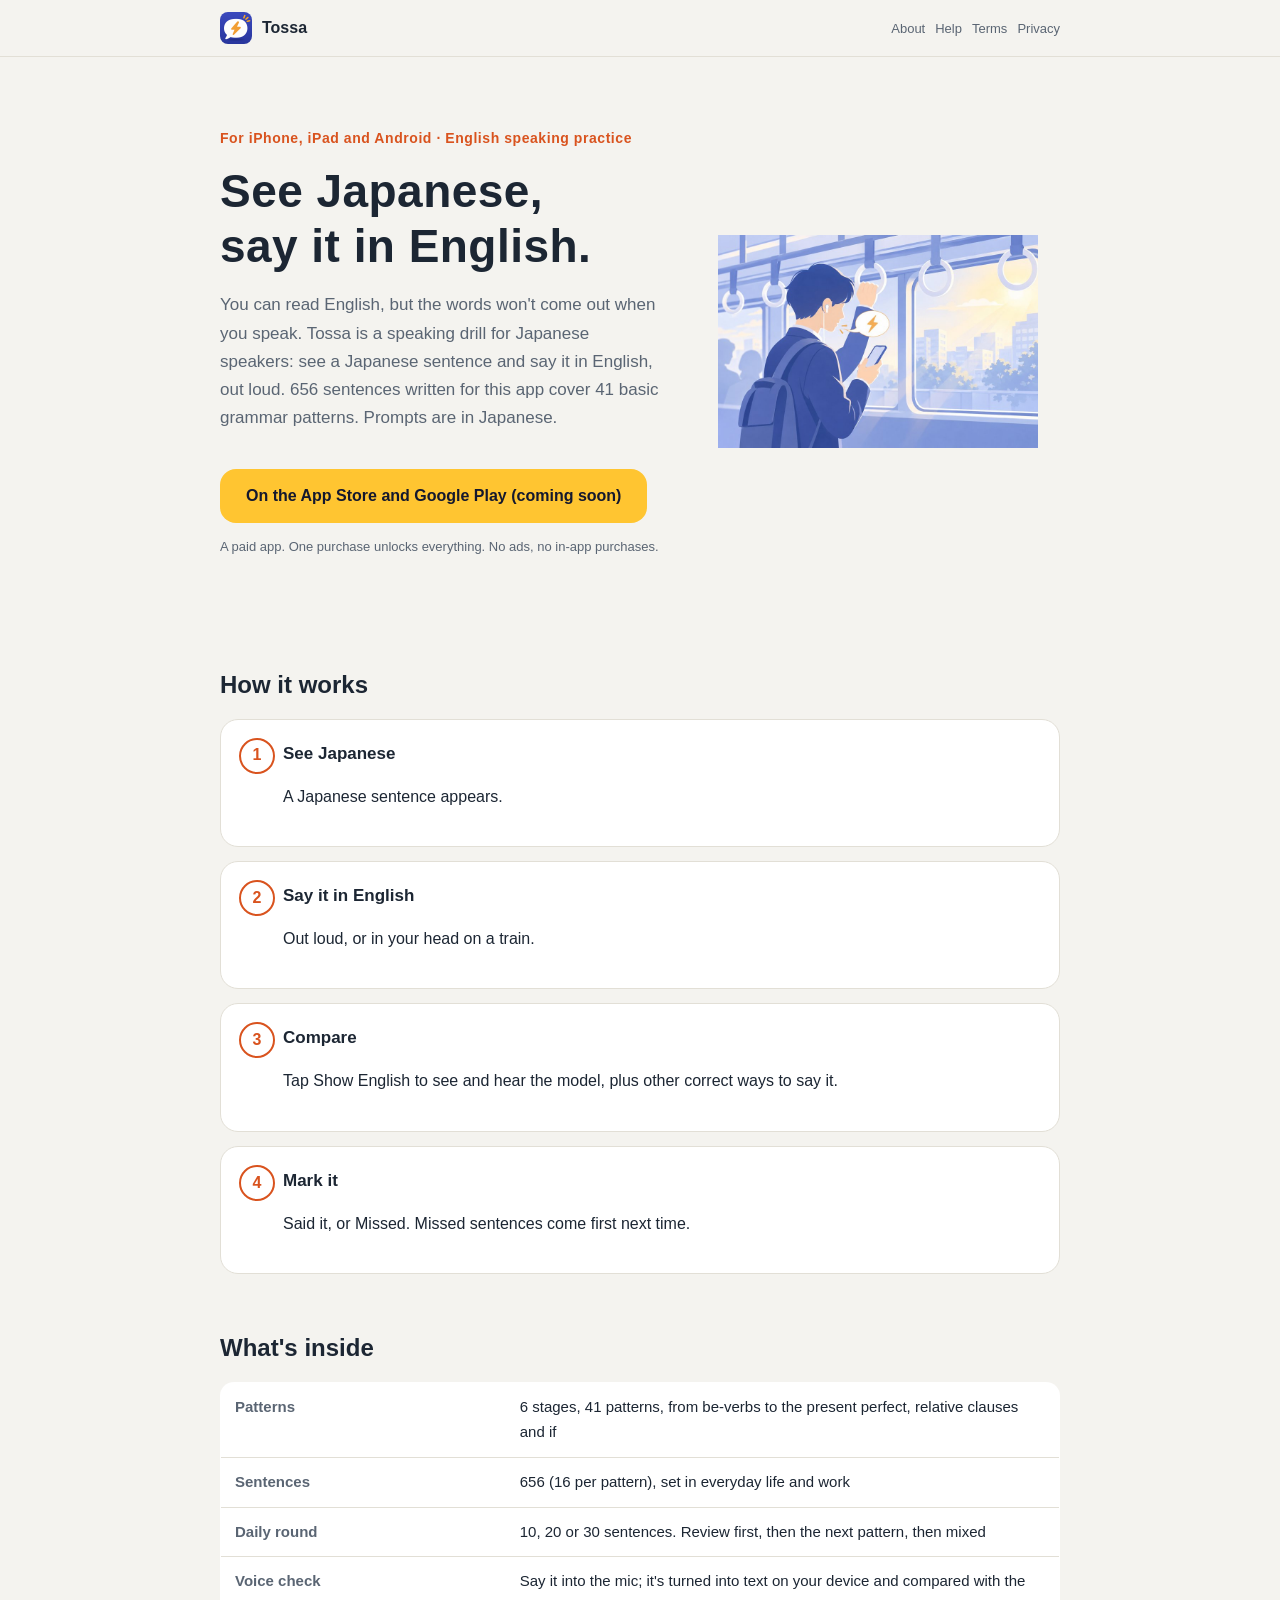
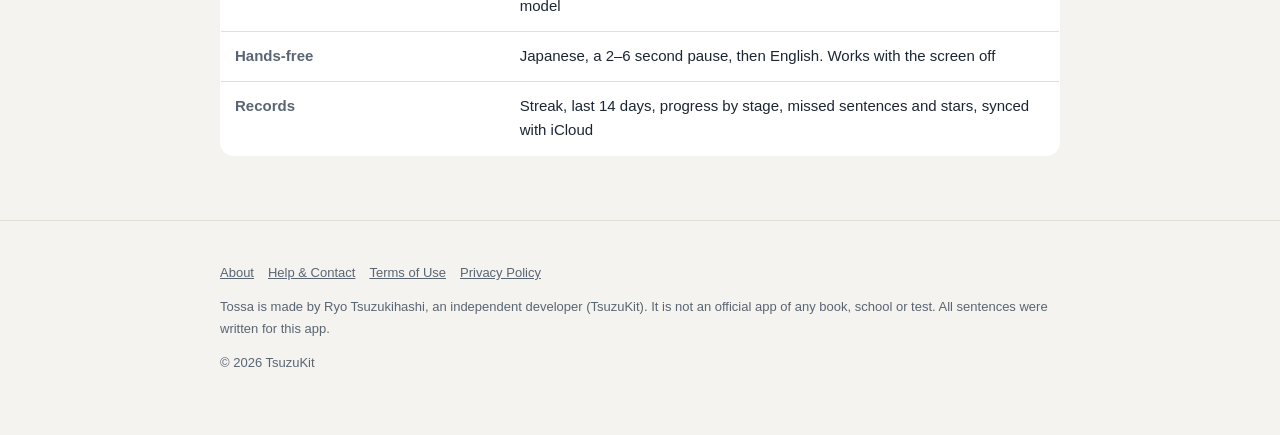
<file: index.html>
<!DOCTYPE html>
<html lang="ja" data-title-ja="とっさの英作文｜日本語から英語を声に出すスピーキング練習（iPhone・iPad・Android）" data-title-en="Tossa | Say Japanese sentences in English, out loud">
<head>
<meta charset="UTF-8">
<meta name="viewport" content="width=device-width, initial-scale=1">
<script>(function(){var l=navigator.languages&&navigator.languages.length?navigator.languages:[navigator.language||"ja"],p="en";for(var i=0;i<l.length;i++){var c=String(l[i]).toLowerCase();if(c.indexOf("ja")===0){p="ja";break}if(c.indexOf("en")===0){p="en";break}}var d=document.documentElement;d.lang=p;var t=d.getAttribute("data-title-"+p);if(t){document.title=t}})();</script>
<title>とっさの英作文｜日本語から英語を声に出すスピーキング練習（iPhone・iPad・Android）</title>
<meta name="description" content="日本語の文を見て、英語をとっさに声に出す練習アプリ。中学の文型41・自作の例文656文を、忘れかける前に出し直します。声で言えたかを端末の中で確かめ、手を使わずに流して聞くことも。広告なし・買い切り。 / A speaking drill for Japanese speakers: see a Japanese sentence and say it in English. 656 original sentences in 41 basic grammar patterns, spaced review, on-device voice check and hands-free listening. No ads, one-time purchase.">
<meta property="og:title" content="とっさの英作文｜日本語から英語を声に出すスピーキング練習（iPhone・iPad・Android）">
<meta property="og:description" content="日本語の文を見て、英語をとっさに声に出す練習アプリ。中学の文型41・自作の例文656文を、忘れかける前に出し直します。声で言えたかを端末の中で確かめ、手を使わずに流して聞くことも。広告なし・買い切り。">
<meta property="og:type" content="website">
<meta property="og:url" content="https://tossa.tsuzukit.com/">
<meta property="og:image" content="https://tossa.tsuzukit.com/assets/og.jpg">
<link rel="icon" href="assets/icon.png">
<link rel="apple-touch-icon" href="assets/icon.png">
<link rel="stylesheet" href="style.css">
</head>
<body>
<div data-l="ja" lang="ja">
<header class="site"><div class="wrap">
<a class="brand" href="./"><img src="assets/icon.png" alt="" width="32" height="32">とっさの英作文</a>
<nav class="site"><a href="./">紹介</a><a href="support.html">使い方</a><a href="terms.html">利用規約</a><a href="privacy.html">プライバシー</a></nav>
</div></header>
<main class="wrap">
<section class="hero">
<div>
<p class="eyebrow">iPhone・iPad・Android 向け・英会話のスピーキング練習</p>
<h1>日本語を見たら、<br>とっさに英語で言う。</h1>
<p class="lead">英語の文は読めば分かる。なのに、話そうとすると口が止まる。「とっさの英作文」は、日本語の文を見て英語を声に出す練習アプリです。中学で習った41の文型を、このアプリのために書いた656文で、口から出る英語にしていきます。</p>
<a class="cta" href="#store" id="store">App Store・Google Play で見る（準備中）</a>
<p class="note">有料アプリです。一度買えば、すべての機能が使えます。あとからお金はかかりません。広告もありません。</p>
</div>
<img src="assets/hero.jpg" alt="朝の電車で、イヤホンをしてスマホを見ながら英語をつぶやいている大人の絵" width="360">
</section>

<h2>こんな困りごとのために作りました</h2>
<div class="grid two">
<div class="card"><h3>ボタンが小さく、押しにくい</h3><p>1文ごとの操作は、画面のいちばん下の大きなボタンだけ。［英語を見る］のあと、同じ場所が［言えなかった］［言えた］に分かれます。</p></div>
<div class="card"><h3>「中学○年」の分け方で探しにくい</h3><p>文型は「〜したことがある」「〜するつもりです」のように、言いたいことで並べています。日本語・英語・文型の名前で検索できます。</p></div>
<div class="card"><h3>一時停止や頭出しができない</h3><p>手を使わずに流すときは、大きな［前］［一時停止］［次］。画面を消しても、ロック画面とイヤホンのボタンで操作できます。</p></div>
<div class="card"><h3>チェックが消える</h3><p>★と覚えぐあいは iCloud に保存して、同じ Apple ID の iPhone・iPad とそろいます。機種変更しても残ります。</p></div>
<div class="card"><h3>知っている文まで毎回出る</h3><p>言えた文は、日がたって忘れかけたころにだけ出し直します。知っている文は1回で飛ばせます。</p></div>
<div class="card"><h3>言えたのか、自分では分からない</h3><p>マイクで言うと、声を端末の中で文字にして、お手本と比べます。聞き取れなかった語に色が付きます。</p></div>
</div>

<h2>とっさの英作文の流れ</h2>
<div class="grid steps">
<div class="card"><h3>日本語を見る</h3><p>「姉は毎朝コーヒーを飲みます。」</p></div>
<div class="card"><h3>英語で言う</h3><p>声に出して（電車では心の中で）英語にします。</p></div>
<div class="card"><h3>お手本と比べる</h3><p>［英語を見る］でお手本が出て、読み上げます。ほかの正しい言い方も出ます。</p></div>
<div class="card"><h3>言えたかを決める</h3><p>［言えた］［言えなかった］。言えなかった文は、次の1回で先に出ます。</p></div>
</div>

<h2>入っているもの</h2>
<table>
<tr><th>文型</th><td>6段・41文型（be動詞・三人称単数・過去・進行形・未来・助動詞・疑問詞・比較・受け身・現在完了・不定詞・動名詞・分詞・関係代名詞・間接疑問・接続詞・仮定法）</td></tr>
<tr><th>例文</th><td>656文（文型ごとに16文）。仕事や暮らしの場面で、このアプリのために書きました。お手本のほかに、ほかの正しい言い方も</td></tr>
<tr><th>毎日の1回</th><td>10・20・30文。忘れかけた文から先に。なければ次の文型へ。全部の文型を言ったら、混ぜて仕上げ</td></tr>
<tr><th>手を使わずに流す</th><td>日本語 → 考える間（2〜6秒）→ 英語。画面を消しても流れます</td></tr>
<tr><th>記録</th><td>続けた日・直近14日・段ごとの覚えぐあい・言えなかった文のノート・★</td></tr>
</table>
<p class="note">読み上げは端末の英語の声です。iPhone の設定で高品質の声を入れると、自然な読みになります。</p>
</main>
<footer class="site"><div class="wrap">
<p><a href="./">紹介</a><a href="support.html">使い方とお問い合わせ</a><a href="terms.html">利用規約</a><a href="privacy.html">プライバシーポリシー</a></p>
<p>とっさの英作文は、個人開発者の續橋涼（TsuzuKit）が作っているアプリです。書籍・英会話スクール・試験団体の公式アプリではありません。例文はこのアプリのために書いたものです。</p>
<p>© 2026 TsuzuKit</p>
</div></footer>
</div>
<div data-l="en" lang="en">
<header class="site"><div class="wrap">
<a class="brand" href="./"><img src="assets/icon.png" alt="" width="32" height="32">Tossa</a>
<nav class="site"><a href="./">About</a><a href="support.html">Help</a><a href="terms.html">Terms</a><a href="privacy.html">Privacy</a></nav>
</div></header>
<main class="wrap">
<section class="hero">
<div>
<p class="eyebrow">For iPhone, iPad and Android · English speaking practice</p>
<h1>See Japanese,<br>say it in English.</h1>
<p class="lead">You can read English, but the words won't come out when you speak. Tossa is a speaking drill for Japanese speakers: see a Japanese sentence and say it in English, out loud. 656 sentences written for this app cover 41 basic grammar patterns. Prompts are in Japanese.</p>
<a class="cta" href="#store" id="store">On the App Store and Google Play (coming soon)</a>
<p class="note">A paid app. One purchase unlocks everything. No ads, no in-app purchases.</p>
</div>
<img src="assets/hero.jpg" alt="An adult on a morning train with earphones, murmuring English while looking at a phone" width="360">
</section>

<h2>How it works</h2>
<div class="grid steps">
<div class="card"><h3>See Japanese</h3><p>A Japanese sentence appears.</p></div>
<div class="card"><h3>Say it in English</h3><p>Out loud, or in your head on a train.</p></div>
<div class="card"><h3>Compare</h3><p>Tap Show English to see and hear the model, plus other correct ways to say it.</p></div>
<div class="card"><h3>Mark it</h3><p>Said it, or Missed. Missed sentences come first next time.</p></div>
</div>

<h2>What's inside</h2>
<table>
<tr><th>Patterns</th><td>6 stages, 41 patterns, from be-verbs to the present perfect, relative clauses and if</td></tr>
<tr><th>Sentences</th><td>656 (16 per pattern), set in everyday life and work</td></tr>
<tr><th>Daily round</th><td>10, 20 or 30 sentences. Review first, then the next pattern, then mixed</td></tr>
<tr><th>Voice check</th><td>Say it into the mic; it's turned into text on your device and compared with the model</td></tr>
<tr><th>Hands-free</th><td>Japanese, a 2–6 second pause, then English. Works with the screen off</td></tr>
<tr><th>Records</th><td>Streak, last 14 days, progress by stage, missed sentences and stars, synced with iCloud</td></tr>
</table>
</main>
<footer class="site"><div class="wrap">
<p><a href="./">About</a><a href="support.html">Help & Contact</a><a href="terms.html">Terms of Use</a><a href="privacy.html">Privacy Policy</a></p>
<p>Tossa is made by Ryo Tsuzukihashi, an independent developer (TsuzuKit). It is not an official app of any book, school or test. All sentences were written for this app.</p>
<p>© 2026 TsuzuKit</p>
</div></footer>
</div>
</body>
</html>
</file>
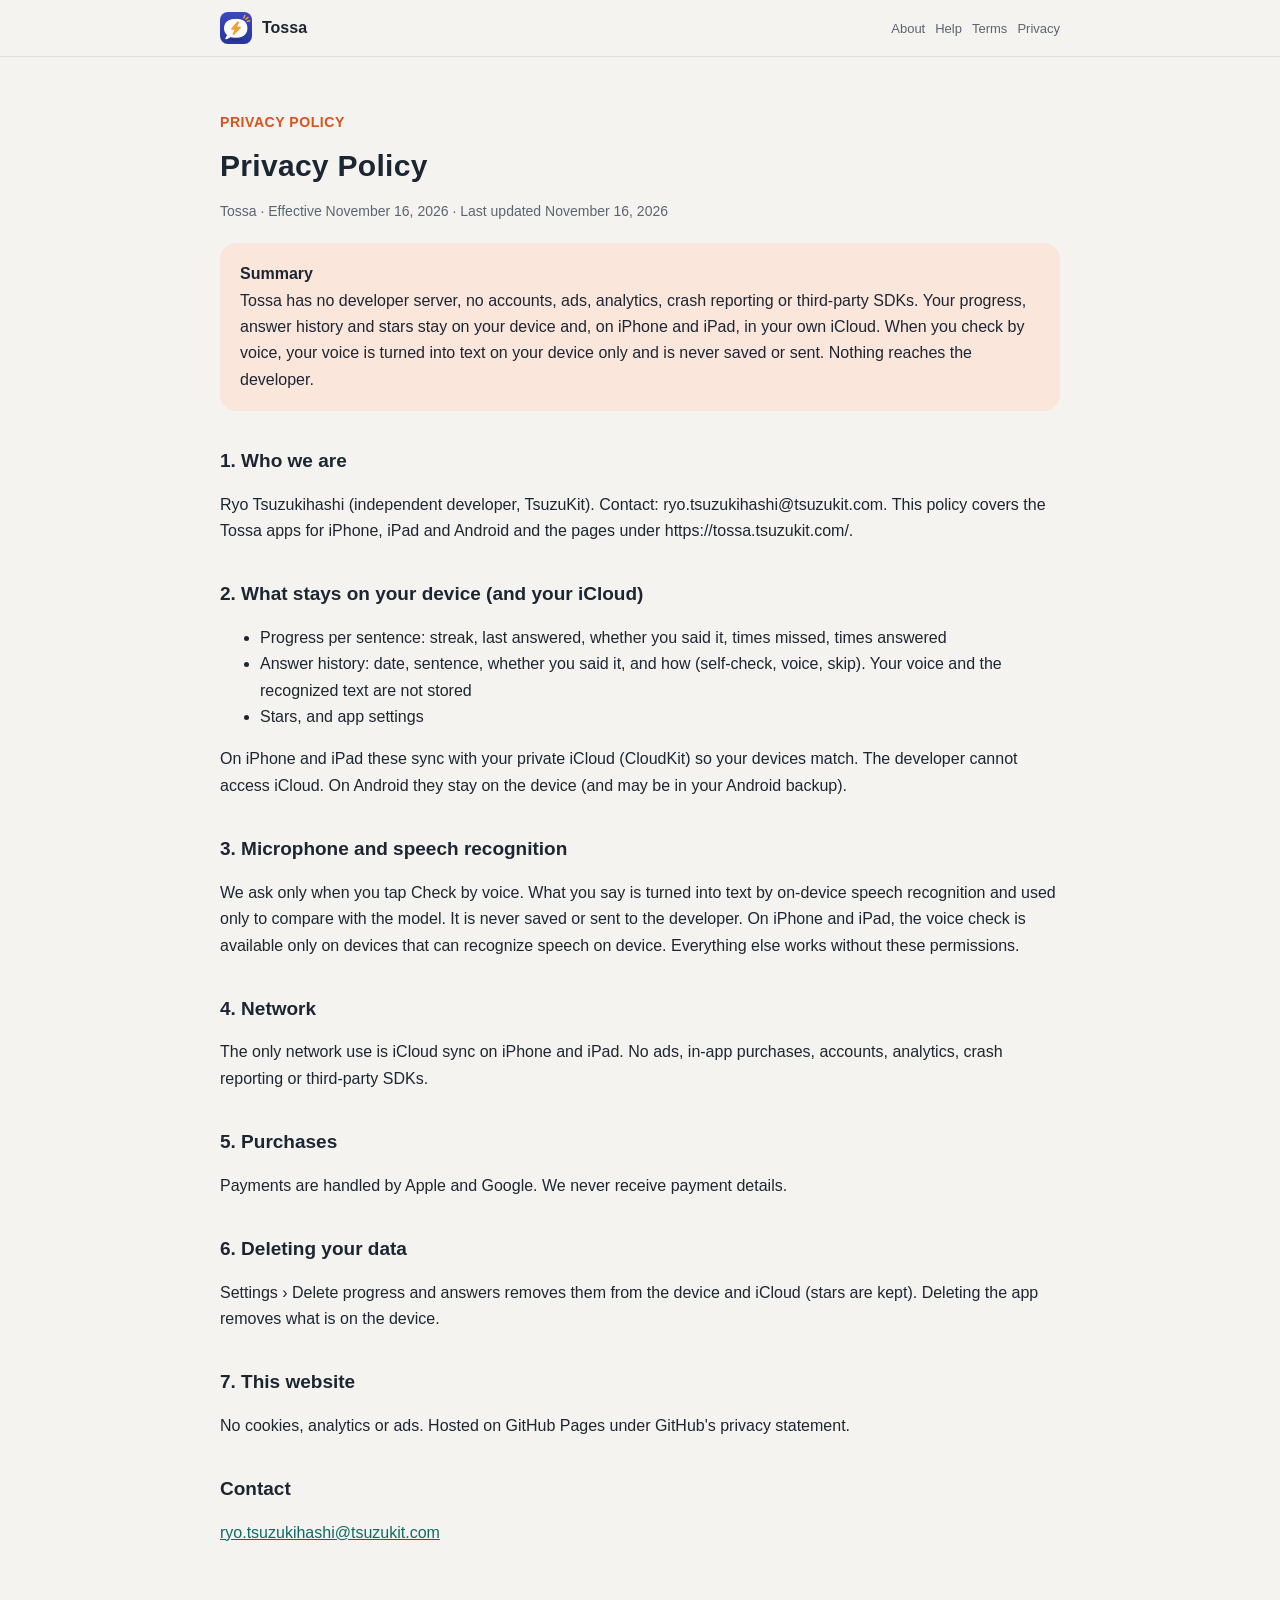
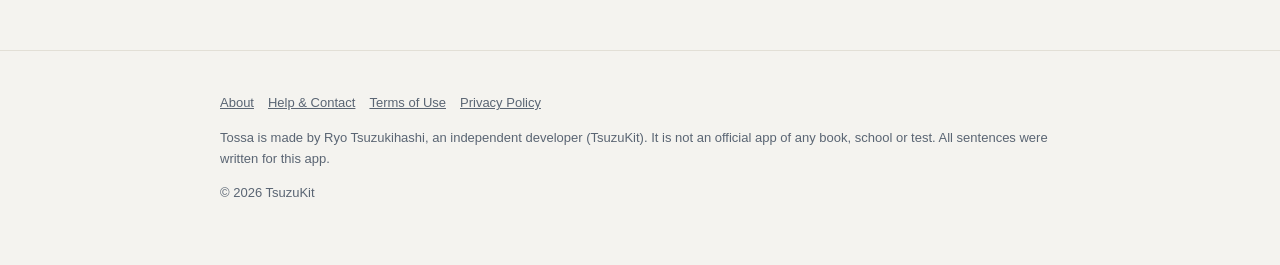
<file: privacy.html>
<!DOCTYPE html>
<html lang="ja" data-title-ja="プライバシーポリシー - とっさの英作文" data-title-en="Privacy Policy - Tossa">
<head>
<meta charset="UTF-8">
<meta name="viewport" content="width=device-width, initial-scale=1">
<script>(function(){var l=navigator.languages&&navigator.languages.length?navigator.languages:[navigator.language||"ja"],p="en";for(var i=0;i<l.length;i++){var c=String(l[i]).toLowerCase();if(c.indexOf("ja")===0){p="ja";break}if(c.indexOf("en")===0){p="en";break}}var d=document.documentElement;d.lang=p;var t=d.getAttribute("data-title-"+p);if(t){document.title=t}})();</script>
<title>プライバシーポリシー - とっさの英作文</title>
<meta name="description" content="とっさの英作文のプライバシーポリシー。開発者は個人情報を集めません。声は端末の中で文字にし、保存も送信もしません。 / Privacy Policy for Tossa. The developer collects no personal information. Your voice is turned into text on your device and never saved or sent.">
<meta property="og:title" content="プライバシーポリシー - とっさの英作文">
<meta property="og:description" content="とっさの英作文のプライバシーポリシー。開発者は個人情報を集めません。声は端末の中で文字にし、保存も送信もしません。">
<meta property="og:type" content="website">
<meta property="og:url" content="https://tossa.tsuzukit.com/privacy.html">
<meta property="og:image" content="https://tossa.tsuzukit.com/assets/og.jpg">
<link rel="icon" href="assets/icon.png">
<link rel="apple-touch-icon" href="assets/icon.png">
<link rel="stylesheet" href="style.css">
</head>
<body>
<div data-l="ja" lang="ja">
<header class="site"><div class="wrap">
<a class="brand" href="./"><img src="assets/icon.png" alt="" width="32" height="32">とっさの英作文</a>
<nav class="site"><a href="./">紹介</a><a href="support.html">使い方</a><a href="terms.html">利用規約</a><a href="privacy.html">プライバシー</a></nav>
</div></header>
<main class="wrap">
<article class="doc">
<p class="eyebrow">PRIVACY POLICY</p>
<h1>プライバシーポリシー</h1>
<p class="meta">とっさの英作文／制定日 2026年11月16日／改定日 2026年11月16日</p>
<div class="summary"><strong>このポリシーの要旨</strong><br>とっさの英作文は、開発者のサーバーを持たないアプリです。アカウント登録やログインはなく、名前やメールアドレスを尋ねることもありません。広告、分析ツール、クラッシュを報告する仕組み、外部の会社の SDK は入れていません。覚えぐあい・答えた記録・★は、あなたの端末の中と、iPhone・iPad ではあなた自身の iCloud にだけ保存します。声で確かめるときの声は、端末の中で文字にするだけで、保存も送信もしません。開発者には何も届きません。</div>
<h2>1. 提供者</h2>
<table>
<tr><th>提供者</th><td>續橋涼（個人開発者 / TsuzuKit）</td></tr>
<tr><th>アプリ名</th><td>とっさの英作文（英語名 Tossa）</td></tr>
<tr><th>対象</th><td>iPhone・iPad・Android 向けアプリと、このページを含む https://tossa.tsuzukit.com/ 配下のページ</td></tr>
<tr><th>連絡先</th><td>ryo.tsuzukihashi@tsuzukit.com</td></tr>
</table>
<h2>2. 端末（と、あなたの iCloud）で扱うもの</h2>
<table>
<tr><th>覚えぐあい</th><td>例文ごとの、つづけて言えた回数・最後に答えた日時・言えたことがあるか・言えなかった回数・答えた回数</td></tr>
<tr><th>答えた記録</th><td>答えた日時、どの例文か、言えたか、決め方（自分で決めた・声で確かめた・飛ばした）。声と、聞き取った文字は保存しません</td></tr>
<tr><th>★</th><td>★を付けた例文と、その日時</td></tr>
<tr><th>アプリの設定</th><td>ホームのモード、1回の文の数、読み上げの速さ、すぐ読むか、考える間、日本語も読むか、振動のオン・オフ、はじめの案内を終えたかどうか、終えた回数、レビューのお願いを出した版</td></tr>
</table>
<p>iPhone・iPad では、覚えぐあい・答えた記録・★を端末の中に保存し、あなたの Apple アカウントの iCloud（CloudKit のあなた専用の領域）と同期します。iCloud にサインインしていないときは、端末の中にだけ残ります。iCloud の中身は Apple が管理しており、開発者は見ることも取り出すこともできません。Android では、端末の中にだけ保存します（Android のバックアップに入ることがありますが、開発者は見られません）。</p>
<h2>3. マイクと音声認識</h2>
<p>［声で確かめる］を押したときだけ、マイクと音声認識の許可をたずねます。言った英語は、端末の中の音声認識（iPhone・iPad では Apple の Speech、Android では端末の音声認識）で文字にし、お手本と比べるためだけに使います。声と文字は保存せず、開発者にも送りません。iPhone・iPad では、端末の中で文字にできる機種でだけ使えるようにしています。許可しなくても、ほかの機能はすべて使えます。</p>
<h2>4. 通信と、入れていないもの</h2>
<p>本アプリが通信するのは、iPhone・iPad の iCloud との同期だけです。例文はアプリの中に入っていて、ネットにつながっていなくても使えます。広告・アプリ内課金・アカウント登録・分析ツール・クラッシュの報告・外部の会社の SDK は入れていません。</p>
<h2>5. 購入</h2>
<p>本アプリは App Store と Google Play の有料アプリです。お支払いは Apple・Google が処理し、支払いの情報は開発者には届きません。</p>
<h2>6. 情報を使う目的</h2>
<p>上のものは、アプリを動かすためだけに使います。お問い合わせをいただいたときは、メールアドレスと内容をお返事のためだけに使います。法令にもとづく場合を除き、本人の同意なく第三者に渡すことはありません。</p>
<h2>7. 消したいとき</h2>
<p>覚えぐあいと答えた記録は、アプリの「設定」→「覚えぐあいと答えた記録を消す」で消せます（★は残ります）。iPhone・iPad では、端末の中と iCloud から消え、同じ Apple アカウントのほかの端末からも消えます。アプリを消すと、端末の中のものは消えます。</p>
<h2>8. このウェブサイトについて</h2>
<p>このサイト（tossa.tsuzukit.com）は、Cookie も、アクセスを計測する仕組みも、広告も使っていません。サイトは GitHub Pages で配信しており、配信の記録は GitHub の <a href="https://docs.github.com/ja/site-policy/privacy-policies/github-general-privacy-statement">プライバシーについての声明</a> に沿って扱われます。</p>
<h2>9. 改定</h2>
<p>このポリシーを変えるときは、このページを書きかえ、上の改定日を新しくします。</p>
<h2>お問い合わせ</h2>
<p><a href="mailto:ryo.tsuzukihashi@tsuzukit.com">ryo.tsuzukihashi@tsuzukit.com</a></p>
</article>
</main>
<footer class="site"><div class="wrap">
<p><a href="./">紹介</a><a href="support.html">使い方とお問い合わせ</a><a href="terms.html">利用規約</a><a href="privacy.html">プライバシーポリシー</a></p>
<p>とっさの英作文は、個人開発者の續橋涼（TsuzuKit）が作っているアプリです。書籍・英会話スクール・試験団体の公式アプリではありません。例文はこのアプリのために書いたものです。</p>
<p>© 2026 TsuzuKit</p>
</div></footer>
</div>
<div data-l="en" lang="en">
<header class="site"><div class="wrap">
<a class="brand" href="./"><img src="assets/icon.png" alt="" width="32" height="32">Tossa</a>
<nav class="site"><a href="./">About</a><a href="support.html">Help</a><a href="terms.html">Terms</a><a href="privacy.html">Privacy</a></nav>
</div></header>
<main class="wrap">
<article class="doc">
<p class="eyebrow">PRIVACY POLICY</p>
<h1>Privacy Policy</h1>
<p class="meta">Tossa · Effective November 16, 2026 · Last updated November 16, 2026</p>
<div class="summary"><strong>Summary</strong><br>Tossa has no developer server, no accounts, ads, analytics, crash reporting or third-party SDKs. Your progress, answer history and stars stay on your device and, on iPhone and iPad, in your own iCloud. When you check by voice, your voice is turned into text on your device only and is never saved or sent. Nothing reaches the developer.</div>
<h2>1. Who we are</h2>
<p>Ryo Tsuzukihashi (independent developer, TsuzuKit). Contact: ryo.tsuzukihashi@tsuzukit.com. This policy covers the Tossa apps for iPhone, iPad and Android and the pages under https://tossa.tsuzukit.com/.</p>
<h2>2. What stays on your device (and your iCloud)</h2>
<ul>
<li>Progress per sentence: streak, last answered, whether you said it, times missed, times answered</li>
<li>Answer history: date, sentence, whether you said it, and how (self-check, voice, skip). Your voice and the recognized text are not stored</li>
<li>Stars, and app settings</li>
</ul>
<p>On iPhone and iPad these sync with your private iCloud (CloudKit) so your devices match. The developer cannot access iCloud. On Android they stay on the device (and may be in your Android backup).</p>
<h2>3. Microphone and speech recognition</h2>
<p>We ask only when you tap Check by voice. What you say is turned into text by on-device speech recognition and used only to compare with the model. It is never saved or sent to the developer. On iPhone and iPad, the voice check is available only on devices that can recognize speech on device. Everything else works without these permissions.</p>
<h2>4. Network</h2>
<p>The only network use is iCloud sync on iPhone and iPad. No ads, in-app purchases, accounts, analytics, crash reporting or third-party SDKs.</p>
<h2>5. Purchases</h2>
<p>Payments are handled by Apple and Google. We never receive payment details.</p>
<h2>6. Deleting your data</h2>
<p>Settings › Delete progress and answers removes them from the device and iCloud (stars are kept). Deleting the app removes what is on the device.</p>
<h2>7. This website</h2>
<p>No cookies, analytics or ads. Hosted on GitHub Pages under GitHub's privacy statement.</p>
<h2>Contact</h2>
<p><a href="mailto:ryo.tsuzukihashi@tsuzukit.com">ryo.tsuzukihashi@tsuzukit.com</a></p>
</article>
</main>
<footer class="site"><div class="wrap">
<p><a href="./">About</a><a href="support.html">Help & Contact</a><a href="terms.html">Terms of Use</a><a href="privacy.html">Privacy Policy</a></p>
<p>Tossa is made by Ryo Tsuzukihashi, an independent developer (TsuzuKit). It is not an official app of any book, school or test. All sentences were written for this app.</p>
<p>© 2026 TsuzuKit</p>
</div></footer>
</div>
</body>
</html>
</file>
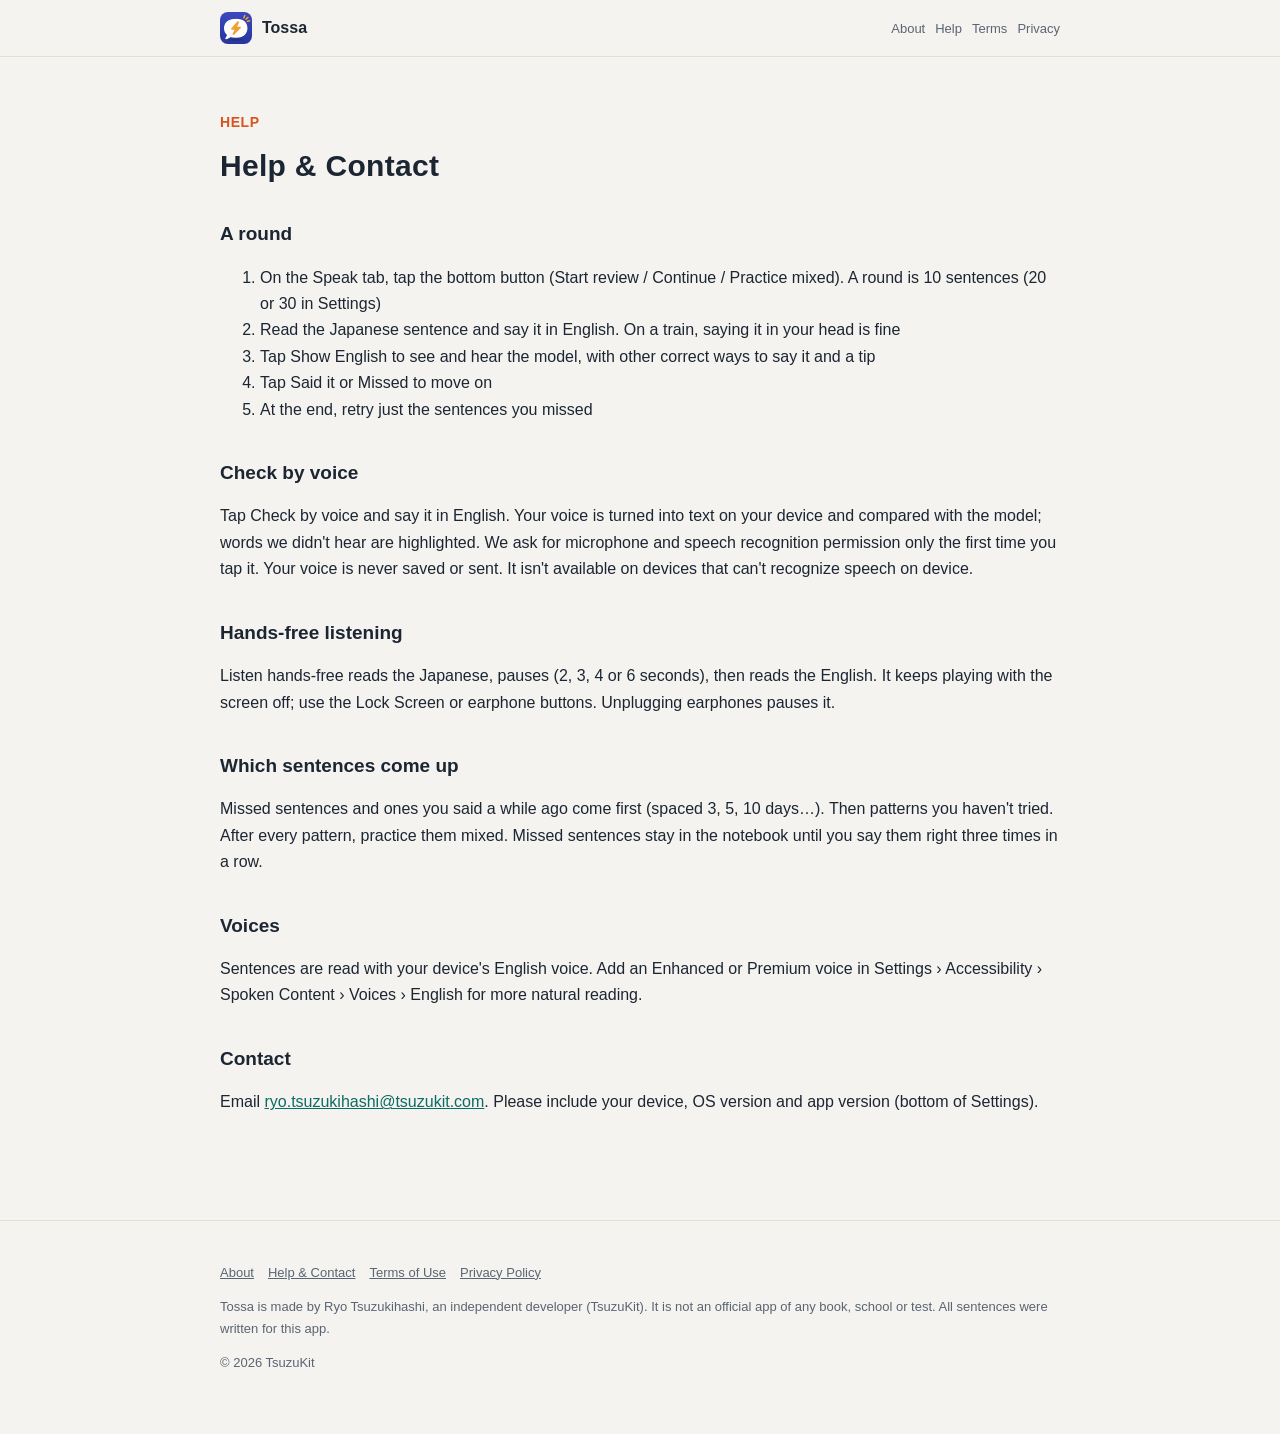
<file: support.html>
<!DOCTYPE html>
<html lang="ja" data-title-ja="使い方とお問い合わせ - とっさの英作文" data-title-en="Help &amp; Contact - Tossa">
<head>
<meta charset="UTF-8">
<meta name="viewport" content="width=device-width, initial-scale=1">
<script>(function(){var l=navigator.languages&&navigator.languages.length?navigator.languages:[navigator.language||"ja"],p="en";for(var i=0;i<l.length;i++){var c=String(l[i]).toLowerCase();if(c.indexOf("ja")===0){p="ja";break}if(c.indexOf("en")===0){p="en";break}}var d=document.documentElement;d.lang=p;var t=d.getAttribute("data-title-"+p);if(t){document.title=t}})();</script>
<title>使い方とお問い合わせ - とっさの英作文</title>
<meta name="description" content="とっさの英作文の使い方（1回の進め方・声で確かめる・流す・文型・記録）とお問い合わせ。 / How to use Tossa (rounds, voice check, hands-free listening, patterns, records) and how to contact us.">
<meta property="og:title" content="使い方とお問い合わせ - とっさの英作文">
<meta property="og:description" content="とっさの英作文の使い方（1回の進め方・声で確かめる・流す・文型・記録）とお問い合わせ。">
<meta property="og:type" content="website">
<meta property="og:url" content="https://tossa.tsuzukit.com/support.html">
<meta property="og:image" content="https://tossa.tsuzukit.com/assets/og.jpg">
<link rel="icon" href="assets/icon.png">
<link rel="apple-touch-icon" href="assets/icon.png">
<link rel="stylesheet" href="style.css">
</head>
<body>
<div data-l="ja" lang="ja">
<header class="site"><div class="wrap">
<a class="brand" href="./"><img src="assets/icon.png" alt="" width="32" height="32">とっさの英作文</a>
<nav class="site"><a href="./">紹介</a><a href="support.html">使い方</a><a href="terms.html">利用規約</a><a href="privacy.html">プライバシー</a></nav>
</div></header>
<main class="wrap">
<article class="doc">
<p class="eyebrow">HELP</p>
<h1>使い方とお問い合わせ</h1>
<h2>1回の進め方</h2>
<ol>
<li>「話す」のタブで、下のボタン（復習をはじめる／つづきを話す／まぜて話す）を押します。1回は10文（設定で20・30文）</li>
<li>日本語の文を見て、英語にして声に出します。電車の中など声を出せないときは、心の中で言うだけでも大丈夫です</li>
<li>［英語を見る］でお手本が出て、読み上げます（設定で止められます）。ほかの正しい言い方と、まちがえやすい所のヒントも出ます</li>
<li>言えたら［言えた］、言えなかったら［言えなかった］。次の文に進みます</li>
<li>最後にまとめ。言えなかった文だけ、もう一度できます</li>
</ol>
<h2>声で確かめる</h2>
<p>［声で確かめる］を押して英語で言うと、声を端末の中で文字にして、お手本とほかの言い方に比べます。合えば「お手本どおりに言えました」、ちがえば聞き取れなかった語に色が付きます。はじめて押したときだけ、マイクと音声認識の許可をたずねます。声は保存も送信もしません。端末の中で文字にできない機種では使えません（［英語を見る］で進めてください）。</p>
<h2>手を使わずに流す</h2>
<p>ホームのカードや文型の画面の「手を使わずに流して聞く」で、日本語 → 考える間 → 英語 の順に読み上げます。考える間は2・3・4・6秒、日本語の読み上げは切れます。画面を消しても流れ、ロック画面とイヤホンのボタンで止めたり、前の文に戻ったりできます。イヤホンを抜くと止まります。</p>
<h2>どの文が出るか</h2>
<p>言えなかった文と、言えてから日がたった文（3日・5日・10日…と間をあけて）を先に出します。なければ、まだ言っていない文型を順に。全部の文型を言ったら、文型を混ぜて出します。言えなかった文は「記録」のノートに入り、3回つづけて言えたら克服です。知っている文は、1回の右上の「…」から飛ばせます。</p>
<h2>文型のタブ</h2>
<p>段ごとに文型が並んでいます。文型を開くと16文。英語を隠して日本語だけを見て言い、押すと英語が出ます。☆で★を付けた文だけを練習することもできます。上の検索で、日本語・英語・文型の名前から探せます。</p>
<h2>読み上げの声</h2>
<p>読み上げは端末の英語の声です。iPhone の 設定 → アクセシビリティ → 読み上げコンテンツ → 声 → 英語 で、高品質（拡張・プレミアム）の声を入れると、自然な読みになります。速さはアプリの設定で変えられます。</p>
<h2>記録と機種変更</h2>
<p>覚えぐあい・答えた記録・★は、端末の中と、あなたの iCloud に保存します。同じ Apple ID の iPhone・iPad で同じものを使え、機種変更しても残ります。Android では端末の中と Android のバックアップに入ります。</p>
<h2>よくある質問</h2>
<h3>英語の画面でも使えますか？</h3>
<p>画面の言葉は英語にもなりますが、例文は日本語を英語にする練習です。日本語が読める方のためのアプリです。</p>
<h3>例文は何かの本と同じですか？</h3>
<p>いいえ。例文はすべて、このアプリのために書きました。書籍・英会話スクール・試験団体の公式アプリではありません。</p>
<h2>お問い合わせ</h2>
<p>不具合・ご意見は <a href="mailto:ryo.tsuzukihashi@tsuzukit.com">ryo.tsuzukihashi@tsuzukit.com</a> まで。端末の機種・OS のバージョン・アプリのバージョン（設定のいちばん下）を書いていただけると助かります。</p>
</article>
</main>
<footer class="site"><div class="wrap">
<p><a href="./">紹介</a><a href="support.html">使い方とお問い合わせ</a><a href="terms.html">利用規約</a><a href="privacy.html">プライバシーポリシー</a></p>
<p>とっさの英作文は、個人開発者の續橋涼（TsuzuKit）が作っているアプリです。書籍・英会話スクール・試験団体の公式アプリではありません。例文はこのアプリのために書いたものです。</p>
<p>© 2026 TsuzuKit</p>
</div></footer>
</div>
<div data-l="en" lang="en">
<header class="site"><div class="wrap">
<a class="brand" href="./"><img src="assets/icon.png" alt="" width="32" height="32">Tossa</a>
<nav class="site"><a href="./">About</a><a href="support.html">Help</a><a href="terms.html">Terms</a><a href="privacy.html">Privacy</a></nav>
</div></header>
<main class="wrap">
<article class="doc">
<p class="eyebrow">HELP</p>
<h1>Help &amp; Contact</h1>
<h2>A round</h2>
<ol>
<li>On the Speak tab, tap the bottom button (Start review / Continue / Practice mixed). A round is 10 sentences (20 or 30 in Settings)</li>
<li>Read the Japanese sentence and say it in English. On a train, saying it in your head is fine</li>
<li>Tap Show English to see and hear the model, with other correct ways to say it and a tip</li>
<li>Tap Said it or Missed to move on</li>
<li>At the end, retry just the sentences you missed</li>
</ol>
<h2>Check by voice</h2>
<p>Tap Check by voice and say it in English. Your voice is turned into text on your device and compared with the model; words we didn't hear are highlighted. We ask for microphone and speech recognition permission only the first time you tap it. Your voice is never saved or sent. It isn't available on devices that can't recognize speech on device.</p>
<h2>Hands-free listening</h2>
<p>Listen hands-free reads the Japanese, pauses (2, 3, 4 or 6 seconds), then reads the English. It keeps playing with the screen off; use the Lock Screen or earphone buttons. Unplugging earphones pauses it.</p>
<h2>Which sentences come up</h2>
<p>Missed sentences and ones you said a while ago come first (spaced 3, 5, 10 days…). Then patterns you haven't tried. After every pattern, practice them mixed. Missed sentences stay in the notebook until you say them right three times in a row.</p>
<h2>Voices</h2>
<p>Sentences are read with your device's English voice. Add an Enhanced or Premium voice in Settings › Accessibility › Spoken Content › Voices › English for more natural reading.</p>
<h2>Contact</h2>
<p>Email <a href="mailto:ryo.tsuzukihashi@tsuzukit.com">ryo.tsuzukihashi@tsuzukit.com</a>. Please include your device, OS version and app version (bottom of Settings).</p>
</article>
</main>
<footer class="site"><div class="wrap">
<p><a href="./">About</a><a href="support.html">Help & Contact</a><a href="terms.html">Terms of Use</a><a href="privacy.html">Privacy Policy</a></p>
<p>Tossa is made by Ryo Tsuzukihashi, an independent developer (TsuzuKit). It is not an official app of any book, school or test. All sentences were written for this app.</p>
<p>© 2026 TsuzuKit</p>
</div></footer>
</div>
</body>
</html>
</file>
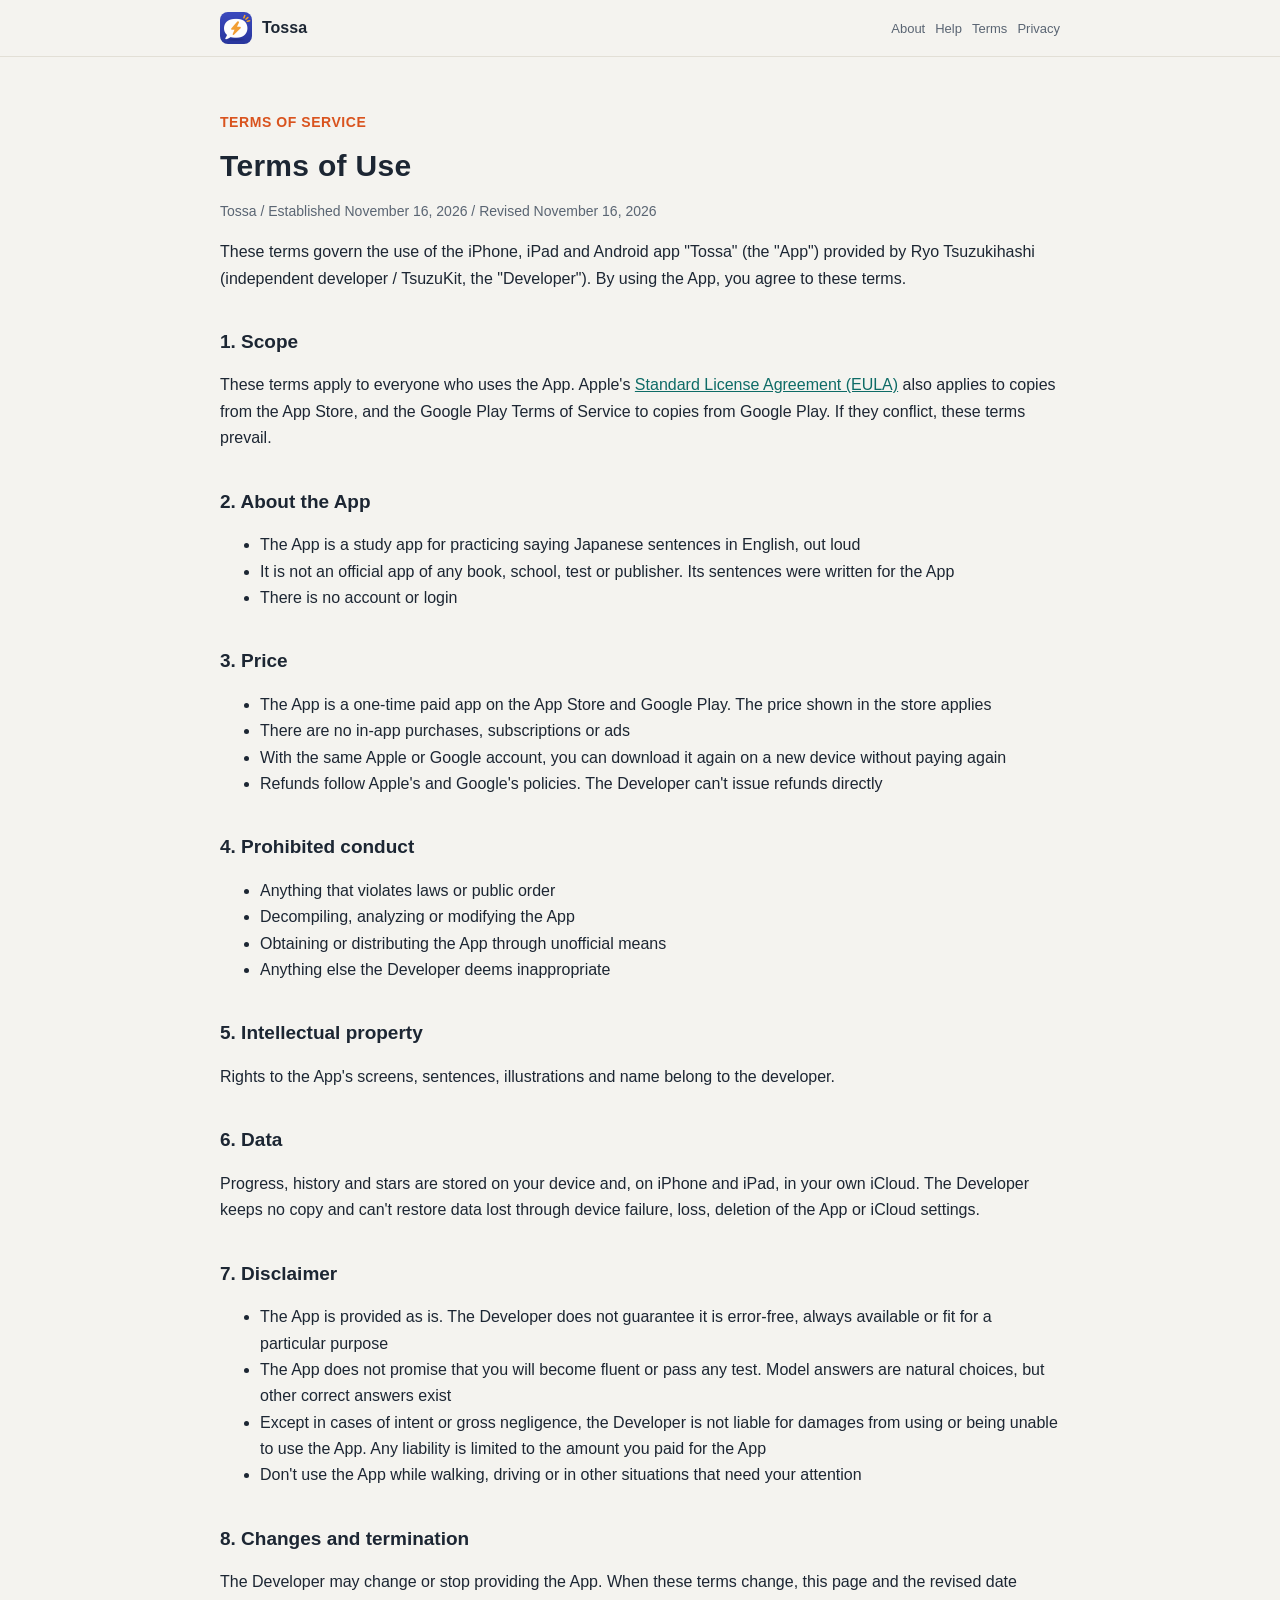
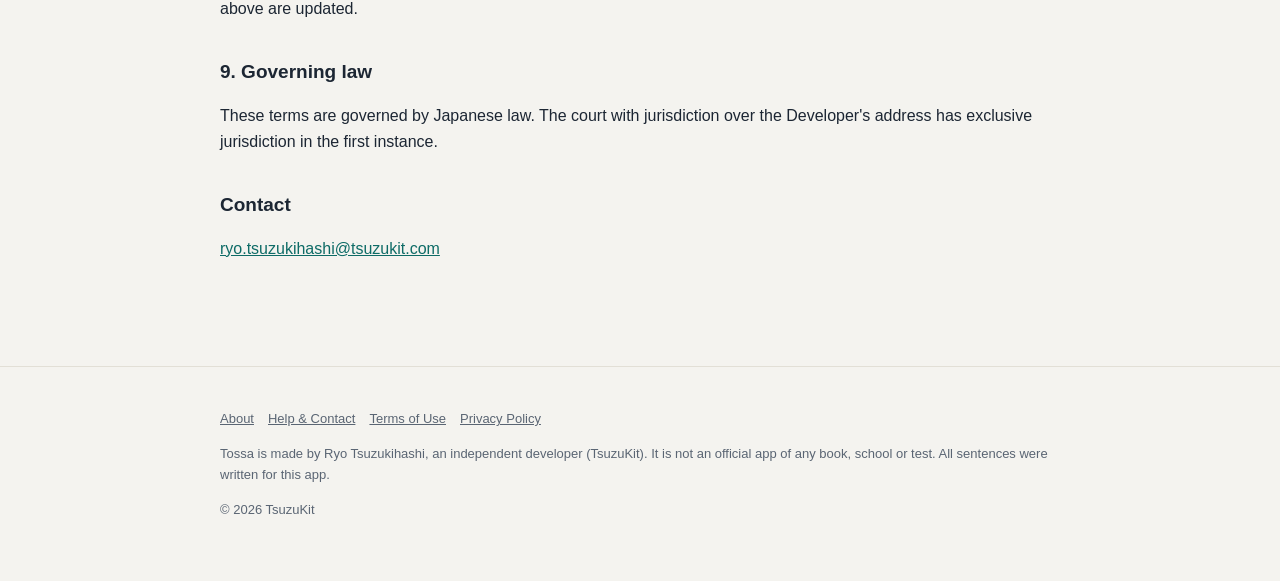
<file: terms.html>
<!DOCTYPE html>
<html lang="ja" data-title-ja="利用規約 - とっさの英作文" data-title-en="Terms of Use - Tossa">
<head>
<meta charset="UTF-8">
<meta name="viewport" content="width=device-width, initial-scale=1">
<script>(function(){var l=navigator.languages&&navigator.languages.length?navigator.languages:[navigator.language||"ja"],p="en";for(var i=0;i<l.length;i++){var c=String(l[i]).toLowerCase();if(c.indexOf("ja")===0){p="ja";break}if(c.indexOf("en")===0){p="en";break}}var d=document.documentElement;d.lang=p;var t=d.getAttribute("data-title-"+p);if(t){document.title=t}})();</script>
<title>利用規約 - とっさの英作文</title>
<meta name="description" content="とっさの英作文の利用規約。 / Terms of Use for Tossa.">
<meta property="og:title" content="利用規約 - とっさの英作文">
<meta property="og:description" content="とっさの英作文の利用規約。">
<meta property="og:type" content="website">
<meta property="og:url" content="https://tossa.tsuzukit.com/terms.html">
<meta property="og:image" content="https://tossa.tsuzukit.com/assets/og.jpg">
<link rel="icon" href="assets/icon.png">
<link rel="apple-touch-icon" href="assets/icon.png">
<link rel="stylesheet" href="style.css">
</head>
<body>
<div data-l="ja" lang="ja">
<header class="site"><div class="wrap">
<a class="brand" href="./"><img src="assets/icon.png" alt="" width="32" height="32">とっさの英作文</a>
<nav class="site"><a href="./">紹介</a><a href="support.html">使い方</a><a href="terms.html">利用規約</a><a href="privacy.html">プライバシー</a></nav>
</div></header>
<main class="wrap">
<article class="doc">
<p class="eyebrow">TERMS OF SERVICE</p>
<h1>利用規約</h1>
<p class="meta">とっさの英作文／制定日 2026年11月16日／改定日 2026年11月16日</p>
<p>この規約は、續橋涼（個人開発者 / TsuzuKit。以下「開発者」）が提供する iPhone・iPad・Android アプリ「とっさの英作文」（以下「本アプリ」）を使うときの決まりです。本アプリを使った時点で、この規約に同意したものとします。</p>
<h2>第1条（適用）</h2>
<p>この規約は、本アプリを使うすべての方（以下「利用者」）に適用されます。App Store から入れた本アプリには、Apple が定める<a href="https://www.apple.com/legal/internet-services/itunes/dev/stdeula/">標準のライセンス契約（EULA）</a>も、Google Play から入れた本アプリには Google Play の利用規約も、あわせて適用されます。この規約とそれらが食い違うときは、この規約を優先します。</p>
<h2>第2条（本アプリについて）</h2>
<ul>
<li>本アプリは、日本語の文を見て英語を声に出す練習のための学習アプリです</li>
<li>本アプリは書籍・英会話スクール・試験団体の公式アプリではありません。例文は本アプリのために書いたもので、試験の出題とは関係ありません</li>
<li>アカウント登録やログインはありません</li>
</ul>
<h2>第3条（料金）</h2>
<ul>
<li>本アプリは、App Store・Google Play で購入する買い切りの有料アプリです。価格はストアに表示されるものが正です</li>
<li>アプリ内課金、サブスクリプション、広告はありません。購入したあとに追加の支払いを求めることはありません</li>
<li>同じ Apple アカウント・Google アカウントであれば、機種変更やアプリの入れ直しのときに、もう一度お支払いいただかずにダウンロードできます</li>
<li>返金は Apple・Google の規定に従います。開発者が直接返金することはできません</li>
</ul>
<h2>第4条（禁止事項）</h2>
<p>本アプリを使うとき、次のことをしてはいけません。</p>
<ul>
<li>法令や公序良俗に反すること</li>
<li>本アプリを分解・解析・改変すること</li>
<li>本アプリを正規の方法以外で入手したり、配ったりすること</li>
<li>そのほか、開発者が不適切と判断すること</li>
</ul>
<h2>第5条（知的財産）</h2>
<p>本アプリの画面・例文・絵・名前についての権利は、開発者にあります。</p>
<h2>第6条（データ）</h2>
<p>覚えぐあい・答えた記録・★は、利用者の端末と、iPhone・iPad では利用者自身の iCloud に保存され、開発者はその控えを持っていません。端末の故障や紛失、アプリの削除、iCloud の設定などで消えても、開発者は元に戻すことができません。</p>
<h2>第7条（免責事項）</h2>
<ul>
<li>本アプリは、そのままの状態で提供します。開発者は、本アプリに誤りがないこと、いつでも使えること、特定の目的に合うことを保証しません</li>
<li>本アプリは、英語が話せるようになることや試験の結果を約束するものではありません。お手本の英語は自然な言い方を選んでいますが、ほかにも正しい言い方があります</li>
<li>本アプリを使ったこと、または使えなかったことで利用者に損害が生じても、開発者に故意または重大な過失がある場合を除き、開発者は責任を負いません。責任を負う場合も、利用者が本アプリに支払った金額を上限とします</li>
<li>歩きながら・運転中など、周りに注意が要る場面では、画面を見ながら使わないでください。流して聞くときも、周りの音が聞こえる音量にしてください</li>
</ul>
<h2>第8条（変更と終了）</h2>
<p>開発者は、本アプリの内容を変えること、提供を終えることがあります。この規約を変えるときは、このページを書きかえ、上の改定日を新しくします。</p>
<h2>第9条（準拠法と裁判所）</h2>
<p>この規約は日本法に従います。本アプリについての争いは、開発者の住所地を管轄する裁判所を、第一審の専属的な合意管轄裁判所とします。</p>
<h2>お問い合わせ</h2>
<p><a href="mailto:ryo.tsuzukihashi@tsuzukit.com">ryo.tsuzukihashi@tsuzukit.com</a></p>
</article>
</main>
<footer class="site"><div class="wrap">
<p><a href="./">紹介</a><a href="support.html">使い方とお問い合わせ</a><a href="terms.html">利用規約</a><a href="privacy.html">プライバシーポリシー</a></p>
<p>とっさの英作文は、個人開発者の續橋涼（TsuzuKit）が作っているアプリです。書籍・英会話スクール・試験団体の公式アプリではありません。例文はこのアプリのために書いたものです。</p>
<p>© 2026 TsuzuKit</p>
</div></footer>
</div>
<div data-l="en" lang="en">
<header class="site"><div class="wrap">
<a class="brand" href="./"><img src="assets/icon.png" alt="" width="32" height="32">Tossa</a>
<nav class="site"><a href="./">About</a><a href="support.html">Help</a><a href="terms.html">Terms</a><a href="privacy.html">Privacy</a></nav>
</div></header>
<main class="wrap">
<article class="doc">
<p class="eyebrow">TERMS OF SERVICE</p>
<h1>Terms of Use</h1>
<p class="meta">Tossa / Established November 16, 2026 / Revised November 16, 2026</p>
<p>These terms govern the use of the iPhone, iPad and Android app "Tossa" (the "App") provided by Ryo Tsuzukihashi (independent developer / TsuzuKit, the "Developer"). By using the App, you agree to these terms.</p>
<h2>1. Scope</h2>
<p>These terms apply to everyone who uses the App. Apple's <a href="https://www.apple.com/legal/internet-services/itunes/dev/stdeula/">Standard License Agreement (EULA)</a> also applies to copies from the App Store, and the Google Play Terms of Service to copies from Google Play. If they conflict, these terms prevail.</p>
<h2>2. About the App</h2>
<ul>
<li>The App is a study app for practicing saying Japanese sentences in English, out loud</li>
<li>It is not an official app of any book, school, test or publisher. Its sentences were written for the App</li>
<li>There is no account or login</li>
</ul>
<h2>3. Price</h2>
<ul>
<li>The App is a one-time paid app on the App Store and Google Play. The price shown in the store applies</li>
<li>There are no in-app purchases, subscriptions or ads</li>
<li>With the same Apple or Google account, you can download it again on a new device without paying again</li>
<li>Refunds follow Apple's and Google's policies. The Developer can't issue refunds directly</li>
</ul>
<h2>4. Prohibited conduct</h2>
<ul>
<li>Anything that violates laws or public order</li>
<li>Decompiling, analyzing or modifying the App</li>
<li>Obtaining or distributing the App through unofficial means</li>
<li>Anything else the Developer deems inappropriate</li>
</ul>
<h2>5. Intellectual property</h2>
<p>Rights to the App's screens, sentences, illustrations and name belong to the developer.</p>
<h2>6. Data</h2>
<p>Progress, history and stars are stored on your device and, on iPhone and iPad, in your own iCloud. The Developer keeps no copy and can't restore data lost through device failure, loss, deletion of the App or iCloud settings.</p>
<h2>7. Disclaimer</h2>
<ul>
<li>The App is provided as is. The Developer does not guarantee it is error-free, always available or fit for a particular purpose</li>
<li>The App does not promise that you will become fluent or pass any test. Model answers are natural choices, but other correct answers exist</li>
<li>Except in cases of intent or gross negligence, the Developer is not liable for damages from using or being unable to use the App. Any liability is limited to the amount you paid for the App</li>
<li>Don't use the App while walking, driving or in other situations that need your attention</li>
</ul>
<h2>8. Changes and termination</h2>
<p>The Developer may change or stop providing the App. When these terms change, this page and the revised date above are updated.</p>
<h2>9. Governing law</h2>
<p>These terms are governed by Japanese law. The court with jurisdiction over the Developer's address has exclusive jurisdiction in the first instance.</p>
<h2>Contact</h2>
<p><a href="mailto:ryo.tsuzukihashi@tsuzukit.com">ryo.tsuzukihashi@tsuzukit.com</a></p>
</article>
</main>
<footer class="site"><div class="wrap">
<p><a href="./">About</a><a href="support.html">Help & Contact</a><a href="terms.html">Terms of Use</a><a href="privacy.html">Privacy Policy</a></p>
<p>Tossa is made by Ryo Tsuzukihashi, an independent developer (TsuzuKit). It is not an official app of any book, school or test. All sentences were written for this app.</p>
<p>© 2026 TsuzuKit</p>
</div></footer>
</div>
</body>
</html>
</file>
<file: style.css>
/* まばたき暗算 — 夜の紺・クリーム・マリーゴールド（アイコンと同じ、暗い所で数字がぱっと光る色） */
:root {
  --paper: #f4f3ef; --card: #ffffff; --ink: #1c2633; --sub: #5a6573; --line: #e2dfd6;
  --vermilion: #d9531e; --vermilion-soft: #fbe6dc; --navy: #0d6b66; --correct: #0d6b66;
}
@media (prefers-color-scheme: dark) {
  :root { --paper: #11181d; --card: #1b252c; --ink: #eef0ee; --sub: #a5b0b6; --line: #2a363e;
    --vermilion: #f08a5d; --vermilion-soft: #3a2419; --navy: #3db5aa; --correct: #3db5aa; }
}
* { box-sizing: border-box; }
html { -webkit-text-size-adjust: 100%; }
body { margin: 0; background: var(--paper); color: var(--ink); line-height: 1.8;
  font-family: -apple-system, BlinkMacSystemFont, "Hiragino Sans", "Hiragino Kaku Gothic ProN", "Noto Sans JP", sans-serif; }
a { color: var(--navy); }
.wrap { max-width: 880px; margin: 0 auto; padding: 0 20px; }
header.site { border-bottom: 1px solid var(--line); background: var(--paper); position: sticky; top: 0; z-index: 5; }
header.site .wrap { display: flex; align-items: center; gap: 16px; min-height: 56px; }
.brand { display: flex; align-items: center; gap: 10px; font-weight: 800; text-decoration: none; color: var(--ink); margin-right: auto; }
.brand img { width: 32px; height: 32px; border-radius: 8px; }
nav.site a { font-size: 14px; text-decoration: none; color: var(--sub); margin-left: 14px; white-space: nowrap; }
nav.site a:hover { color: var(--ink); }
.hero { padding: 56px 0 40px; display: grid; gap: 32px; align-items: center; }
@media (min-width: 760px) { .hero { grid-template-columns: 1.1fr 0.9fr; } }
.eyebrow { color: var(--vermilion); font-weight: 700; font-size: 14px; letter-spacing: 0.04em; }
h1 { font-size: clamp(30px, 6vw, 46px); line-height: 1.35; margin: 8px 0 16px; letter-spacing: 0.01em; }
h2 { font-size: 24px; margin: 56px 0 16px; line-height: 1.5; }
h3 { font-size: 17px; margin: 0 0 6px; }
.lead { font-size: 17px; color: var(--sub); }
.cta { display: inline-block; margin-top: 20px; background: #ffc531; color: #14182e; font-weight: 700; text-decoration: none;
  padding: 14px 26px; border-radius: 16px; }
.note { font-size: 13px; color: var(--sub); }
.hero img { width: 100%; max-width: 320px; height: auto; justify-self: center; }
.grid { display: grid; gap: 14px; }
@media (min-width: 700px) { .grid.two { grid-template-columns: 1fr 1fr; } .grid.three { grid-template-columns: repeat(3, 1fr); } }
.card { background: var(--card); border: 1px solid var(--line); border-radius: 18px; padding: 20px; }
.card.em { background: var(--vermilion-soft); border-color: transparent; }
.steps { counter-reset: step; }
.steps .card { position: relative; padding-left: 62px; }
.steps .card::before { counter-increment: step; content: counter(step); position: absolute; left: 18px; top: 18px; width: 32px; height: 32px;
  border-radius: 50%; border: 2.5px solid var(--vermilion); color: var(--vermilion); font-weight: 800; display: grid; place-items: center; }
table { width: 100%; border-collapse: collapse; background: var(--card); border: 1px solid var(--line); border-radius: 14px; overflow: hidden; }
th, td { text-align: left; padding: 12px 14px; border-bottom: 1px solid var(--line); vertical-align: top; font-size: 15px; }
th { width: 34%; color: var(--sub); font-weight: 600; }
tr:last-child th, tr:last-child td { border-bottom: none; }
.doc { padding: 40px 0 24px; }
.doc h1 { font-size: 30px; }
.doc h2 { font-size: 19px; margin: 36px 0 10px; }
.doc .meta { color: var(--sub); font-size: 14px; }
.doc .summary { background: var(--vermilion-soft); border-radius: 16px; padding: 18px 20px; margin: 20px 0; }
details { background: var(--card); border: 1px solid var(--line); border-radius: 14px; padding: 14px 18px; }
details + details { margin-top: 10px; }
summary { font-weight: 700; cursor: pointer; }
footer.site { border-top: 1px solid var(--line); margin-top: 64px; padding: 28px 0 48px; color: var(--sub); font-size: 13px; }
footer.site a { color: var(--sub); margin-right: 14px; }
.qid { font-family: ui-monospace, SFMono-Regular, Menlo, monospace; background: var(--card); border: 1px solid var(--line);
  border-radius: 8px; padding: 2px 8px; }
/* 端末の言語に合うほうだけ見せる（build.py が両方を1ページに入れる） */
html[lang="ja"] [data-l="en"], html[lang="en"] [data-l="ja"] { display: none; }
[lang="en"] { line-height: 1.65; }
[lang="en"] h1 { line-height: 1.2; }
[lang="en"] nav.site a { font-size: 13px; margin-left: 10px; }
@media (max-width: 480px) { nav.site a { font-size: 12px; margin-left: 8px; } header.site .wrap { gap: 4px; } .brand { gap: 7px; font-size: 15px; } }
.brand { white-space: nowrap; flex-shrink: 0; }
/* 幅の狭い画面では、上の帯の「紹介」を出さない（左のアプリ名が同じ行き先） */
@media (max-width: 480px) { nav.site a:first-child { display: none; } }
</file>
